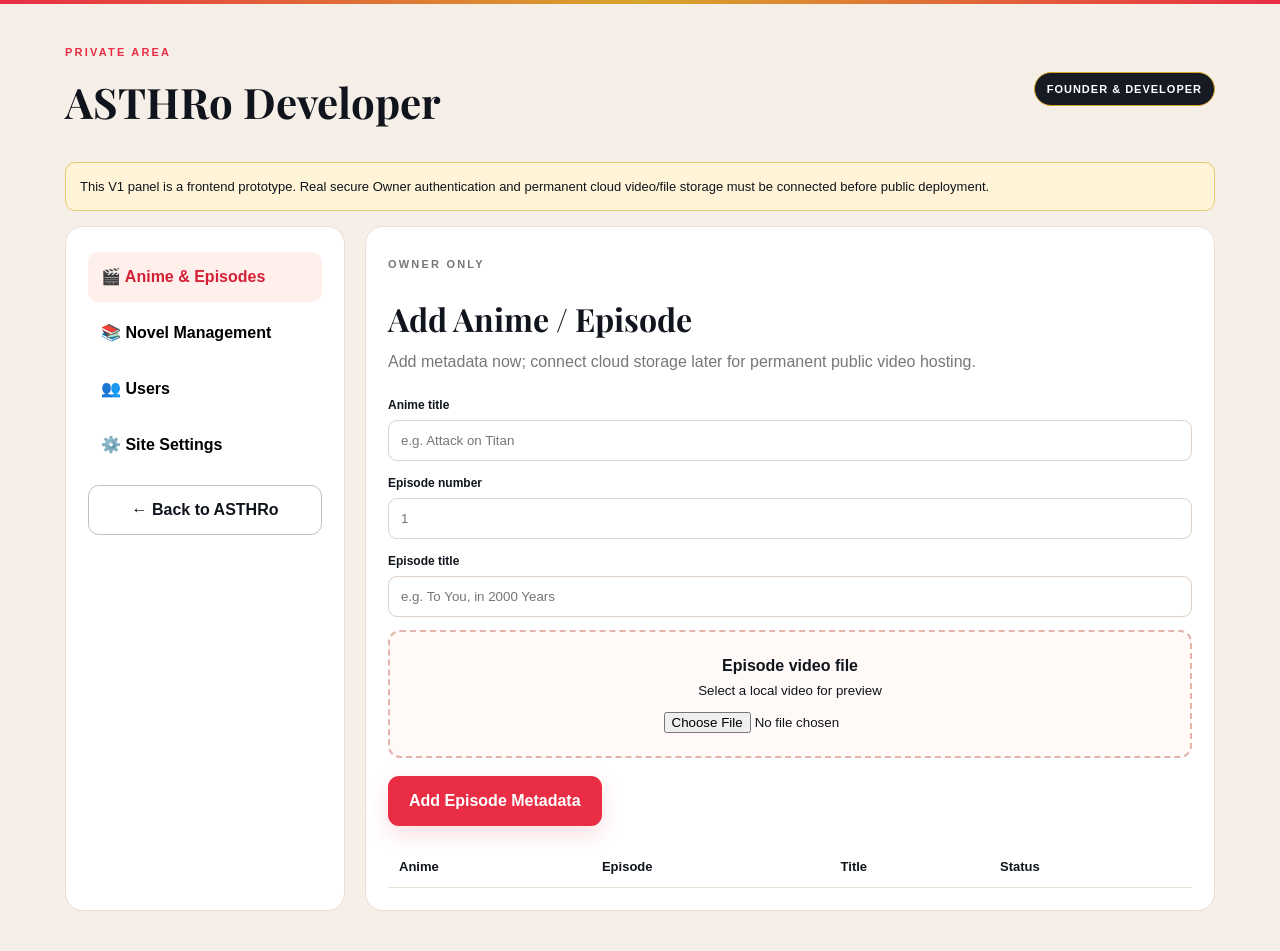
<file: admin.html>
<!DOCTYPE html>
<html lang="en">
<head>
<meta charset="UTF-8"><meta name="viewport" content="width=device-width,initial-scale=1.0">
<title>ASTHRo Developer Panel</title>
<link rel="preconnect" href="https://fonts.googleapis.com"><link rel="preconnect" href="https://fonts.gstatic.com" crossorigin>
<link href="https://fonts.googleapis.com/css2?family=Baloo+2:wght@600;700;800&family=Playfair+Display:wght@600;700&display=swap" rel="stylesheet">
<link rel="stylesheet" href="styles.css">
<style>
.admin-page{min-height:100vh;background:#f6efe8}.admin-wrap{width:min(1150px,92%);margin:auto;padding:40px 0}.admin-top{display:flex;justify-content:space-between;align-items:center;margin-bottom:28px}.admin-title h1{font-family:"Playfair Display";font-size:42px}.owner-badge{background:#161a23;color:#fff;border:1px solid #d8a52b;padding:8px 12px;border-radius:999px;font-size:11px;font-weight:900;letter-spacing:1px}.admin-grid{display:grid;grid-template-columns:280px 1fr;gap:20px}.side,.panel{background:#fff;border:1px solid #eadfd4;border-radius:18px;padding:22px}.side button{width:100%;padding:13px;border:0;background:none;text-align:left;border-radius:10px;font-weight:800;margin:3px 0}.side button.active,.side button:hover{background:#fff0eb;color:#d51f37}.panel h2{font-family:"Playfair Display";font-size:32px}.panel p{color:#777;margin:7px 0 22px}.field{margin:13px 0}.field label{display:block;font-size:12px;font-weight:900;margin-bottom:6px}.field input,.field select,.field textarea{width:100%;padding:12px;border:1px solid #ddd0c6;border-radius:9px}.field textarea{min-height:100px}.upload-box{border:2px dashed #e2b4aa;border-radius:12px;padding:22px;text-align:center;background:#fffaf7}.upload-box input{margin-top:10px}.admin-table{width:100%;border-collapse:collapse;margin-top:20px}.admin-table th,.admin-table td{text-align:left;padding:11px;border-bottom:1px solid #eadfd4;font-size:13px}.notice{background:#fff4d8;border:1px solid #e6c96e;padding:14px;border-radius:10px;font-size:13px;margin:15px 0}.hidden{display:none!important}@media(max-width:800px){.admin-grid{grid-template-columns:1fr}.admin-top{align-items:flex-start;gap:15px}.admin-title h1{font-size:32px}}
</style>
</head>
<body class="admin-page">
<div class="top-strip"></div>
<div class="admin-wrap">
  <div class="admin-top">
    <div class="admin-title"><p class="eyebrow">PRIVATE AREA</p><h1>ASTHRo Developer</h1></div>
    <span class="owner-badge">FOUNDER & DEVELOPER</span>
  </div>
  <div class="notice">This V1 panel is a frontend prototype. Real secure Owner authentication and permanent cloud video/file storage must be connected before public deployment.</div>
  <div class="admin-grid">
    <aside class="side">
      <button class="active" data-panel="animePanel">🎬 Anime & Episodes</button>
      <button data-panel="novelPanel">📚 Novel Management</button>
      <button data-panel="usersPanel">👥 Users</button>
      <button data-panel="settingsPanel">⚙️ Site Settings</button>
      <a class="btn btn-outline" href="index.html" style="width:100%;margin-top:12px">← Back to ASTHRo</a>
    </aside>

    <section class="panel" id="animePanel">
      <p class="eyebrow">OWNER ONLY</p><h2>Add Anime / Episode</h2>
      <p>Add metadata now; connect cloud storage later for permanent public video hosting.</p>
      <div class="field"><label>Anime title</label><input id="animeTitle" placeholder="e.g. Attack on Titan"></div>
      <div class="field"><label>Episode number</label><input id="episodeNumber" type="number" min="1" placeholder="1"></div>
      <div class="field"><label>Episode title</label><input id="episodeTitle" placeholder="e.g. To You, in 2000 Years"></div>
      <div class="upload-box"><b>Episode video file</b><br><small>Select a local video for preview</small><br><input id="videoFile" type="file" accept="video/*"></div>
      <button class="btn btn-red" style="margin-top:18px" onclick="addEpisode()">Add Episode Metadata</button>
      <table class="admin-table"><thead><tr><th>Anime</th><th>Episode</th><th>Title</th><th>Status</th></tr></thead><tbody id="episodeTable"></tbody></table>
    </section>

    <section class="panel hidden" id="novelPanel">
      <p class="eyebrow">AUTHOR & OWNER</p><h2>Novel Management</h2><p>Authors will be able to create novels and upload chapters. Owner can moderate all content.</p>
      <div class="field"><label>Novel title</label><input placeholder="re:think"></div>
      <div class="field"><label>Chapter number</label><input type="number" placeholder="1"></div>
      <div class="field"><label>Chapter text</label><textarea placeholder="Write chapter content..."></textarea></div>
      <button class="btn btn-red" onclick="alert('Prototype saved locally only. Connect Firestore in backend phase.')">Save Chapter</button>
    </section>

    <section class="panel hidden" id="usersPanel">
      <p class="eyebrow">ACCESS CONTROL</p><h2>User Roles</h2>
      <p>Production version will use server-side role checks. Never rely on frontend-only admin flags.</p>
      <table class="admin-table"><thead><tr><th>Role</th><th>Permissions</th></tr></thead>
      <tbody><tr><td>OWNER</td><td>Anime, Episodes, Novels, Users, Moderation</td></tr><tr><td>AUTHOR</td><td>Own Novels + Chapters</td></tr><tr><td>READER</td><td>Watch, Read, Bookmark, Rate</td></tr></tbody></table>
    </section>

    <section class="panel hidden" id="settingsPanel">
      <p class="eyebrow">BRANDING</p><h2>ASTHRo Settings</h2>
      <p>Theme locked to the requested White + Red + Gold palette.</p>
      <div class="field"><label>Site name</label><input value="ASTHRo"></div>
      <div class="field"><label>Tagline</label><input value="Anime. Stories. Infinite worlds."></div>
      <button class="btn btn-red" onclick="alert('Prototype settings are not connected to a database yet.')">Save Settings</button>
    </section>
  </div>
</div>
<script>
const buttons=document.querySelectorAll(".side button");
buttons.forEach(btn=>btn.addEventListener("click",()=>{
  buttons.forEach(b=>b.classList.remove("active"));btn.classList.add("active");
  document.querySelectorAll(".panel").forEach(p=>p.classList.add("hidden"));
  document.getElementById(btn.dataset.panel).classList.remove("hidden");
}));
let episodes=JSON.parse(localStorage.getItem("asthroEpisodes")||"[]");
function drawEpisodes(){
  document.getElementById("episodeTable").innerHTML=episodes.map(e=>`<tr><td>${e.anime}</td><td>${e.ep}</td><td>${e.title}</td><td>${e.video?"Local preview selected":"Metadata only"}</td></tr>`).join("");
}
function addEpisode(){
  const anime=document.getElementById("animeTitle").value.trim(),ep=document.getElementById("episodeNumber").value,title=document.getElementById("episodeTitle").value.trim(),file=document.getElementById("videoFile").files[0];
  if(!anime||!ep||!title){alert("Please fill Anime title, Episode number and Episode title.");return}
  episodes.push({anime,ep,title,video:!!file});
  localStorage.setItem("asthroEpisodes",JSON.stringify(episodes));
  drawEpisodes();
  alert("Episode metadata added to this browser. For public persistence/video hosting, connect Firebase Storage + Firestore.");
}
drawEpisodes();
</script>
</body>
</html>
</file>
<file: styles.css>
*{box-sizing:border-box;margin:0;padding:0}
:root{--red:#e92d45;--red2:#b8122c;--gold:#d8a52b;--ink:#10141c;--paper:#fffaf5;--muted:#6f7077;--line:#eadfd4}
html{scroll-behavior:smooth}
body{font-family:Arial,Helvetica,sans-serif;background:var(--paper);color:var(--ink);line-height:1.5}
a{text-decoration:none;color:inherit}
button{font:inherit;cursor:pointer}
.top-strip{height:4px;background:linear-gradient(90deg,var(--red),var(--gold),var(--red))}
.navbar{height:78px;background:#fff;display:flex;align-items:center;justify-content:space-between;padding:0 5%;border-bottom:1px solid var(--line);position:sticky;top:0;z-index:50}
.brand{display:flex;align-items:center;gap:8px;font-family:"Baloo 2",sans-serif;font-size:34px;font-weight:800;letter-spacing:-1.8px}
.brand img{width:42px;height:42px;object-fit:cover;border-radius:50%;mix-blend-mode:multiply}
.brand-o{color:var(--red)}
.nav-links{display:flex;gap:28px;font-size:14px;font-weight:700}
.nav-links a:hover{color:var(--red)}
.nav-actions{display:flex;gap:9px;align-items:center}
.icon-btn{border:0;background:#f8f0ea;border-radius:10px;width:38px;height:38px;font-size:24px}
.login-btn,.admin-mini{padding:10px 15px;border-radius:10px;font-weight:800;font-size:13px}
.login-btn{background:var(--ink);color:#fff}.admin-mini{border:1px solid var(--gold);color:#8c6410}
.hero{min-height:620px;padding:80px 7%;display:grid;grid-template-columns:1.05fr .95fr;gap:40px;align-items:center;background:radial-gradient(circle at 15% 20%,#ffe5db 0,#fffaf5 38%,#fff 100%);overflow:hidden}
.eyebrow{font-size:11px;letter-spacing:2.2px;font-weight:900;color:var(--red);margin-bottom:10px}
.hero h1{font-family:"Playfair Display",serif;font-size:68px;line-height:1.02;letter-spacing:-2px}
.hero h1 span{color:var(--red)}
.hero-text{max-width:560px;color:#60616a;font-size:18px;margin:20px 0 28px}
.hero-buttons{display:flex;gap:12px}.btn{display:inline-flex;align-items:center;justify-content:center;padding:12px 20px;border-radius:11px;border:1px solid transparent;font-weight:900}.btn-red{background:var(--red);color:#fff;box-shadow:0 8px 22px #e92d4529}.btn-outline{border-color:#c9bfb7;background:#fff}.btn-red:hover{background:var(--red2)}.hero-stats{display:flex;gap:32px;margin-top:40px}.hero-stats div{display:flex;flex-direction:column}.hero-stats strong{font-size:22px;color:var(--ink)}.hero-stats span{font-size:11px;color:#89878a;text-transform:uppercase;letter-spacing:1px}
.hero-art{height:470px;position:relative;display:flex;align-items:center;justify-content:center}.hero-art img{height:460px;width:330px;object-fit:cover;border-radius:20px;box-shadow:30px 30px 70px #7a171744;transform:rotate(3deg);position:relative;z-index:2}.hero-glow{position:absolute;width:360px;height:360px;background:#e92d4533;filter:blur(40px);border-radius:50%}.hero-card{position:absolute;right:0;bottom:18px;background:#fff;padding:18px 22px;border-radius:14px;box-shadow:0 15px 40px #0002;z-index:3;min-width:190px}.hero-card span{font-size:9px;color:var(--gold);font-weight:900;letter-spacing:2px}.hero-card strong,.hero-card small{display:block}.hero-card strong{font-size:16px;margin-top:3px}.hero-card small{color:var(--muted)}
.section{padding:80px 7%}.section-head{display:flex;justify-content:space-between;align-items:end;margin-bottom:28px}.section h2{font-family:"Playfair Display",serif;font-size:38px}.text-btn{border:0;background:none;color:var(--red);font-weight:900}.anime-grid{display:grid;grid-template-columns:repeat(4,1fr);gap:20px}.anime-card{background:#fff;border:1px solid var(--line);border-radius:16px;overflow:hidden;transition:.25s;cursor:pointer}.anime-card:hover{transform:translateY(-6px);box-shadow:0 18px 35px #2a11100d;border-color:#e8b5ad}.anime-poster{height:320px;position:relative;overflow:hidden;background:#ddd}.anime-poster img{width:100%;height:100%;object-fit:cover}.status{position:absolute;top:12px;left:12px;background:var(--gold);color:#fff;font-size:10px;font-weight:900;padding:5px 8px;border-radius:6px}.anime-info{padding:15px}.anime-info h3{font-size:17px}.anime-info p{font-size:12px;color:var(--muted);margin-top:4px}.rating{color:var(--gold);font-weight:900;font-size:12px;margin-top:10px}
.dark-section{background:#161a23;color:#fff}.dark-section .eyebrow{color:#ffcf61}.dark-section h2{color:#fff}.trending-row{display:grid;grid-template-columns:repeat(4,1fr);gap:18px}.trend-card{height:250px;border-radius:16px;overflow:hidden;position:relative;background:#222}.trend-card img{width:100%;height:100%;object-fit:cover;opacity:.75}.trend-card:after{content:"";position:absolute;inset:0;background:linear-gradient(transparent 35%,#000c)}.trend-copy{position:absolute;bottom:16px;left:16px;z-index:2}.trend-copy span{color:#ffcf61;font-size:10px;font-weight:900}.trend-copy h3{font-size:19px;margin-top:3px}
.novel-section{background:#fff}.novel-banner{background:linear-gradient(120deg,#fff3ea,#ffe0d6 50%,#f5e8cb);border:1px solid #eed5c8;border-radius:22px;padding:44px;display:flex;justify-content:space-between;align-items:center;overflow:hidden}.novel-banner h2{max-width:650px;font-size:42px}.novel-banner p{max-width:620px;color:#6f6260;margin:10px 0 22px}.novel-mark{font-family:"Playfair Display",serif;font-size:190px;color:#b8122c1a;line-height:.7}.novel-head{margin-top:55px}.author-badge{background:#161a23;color:#fff;border-radius:30px;padding:8px 12px;font-size:10px;font-weight:900;letter-spacing:1px}.novel-card{display:grid;grid-template-columns:250px 1fr;gap:30px;padding:25px;border:1px solid var(--line);border-radius:18px;background:#fff}.novel-cover{display:flex;align-items:center;justify-content:center;background:linear-gradient(150deg,#1a1a20,#5e1220);min-height:320px;border-radius:12px}.novel-cover-inner{font-family:"Playfair Display",serif;color:#fff;text-align:center;font-size:58px;line-height:.8}.novel-cover-inner span{color:#e9b13b;font-size:46px}.tags{display:flex;gap:8px}.tags span{font-size:10px;background:#fff3ed;color:var(--red2);padding:6px 8px;border-radius:7px;font-weight:900}.novel-info h3{font-family:"Playfair Display",serif;font-size:42px;margin:14px 0 5px}.novel-info>p{color:var(--muted);max-width:700px}.chapter-list{margin-top:20px;border-top:1px solid var(--line)}.chapter-list button{width:100%;padding:14px 4px;border:0;border-bottom:1px solid var(--line);background:none;display:flex;justify-content:space-between;text-align:left;font-weight:800}.chapter-list button span{color:var(--red)}
.about-section{background:#f7f0e9}.about-grid{display:grid;grid-template-columns:1fr 1fr;gap:70px}.about-grid h2{font-size:44px}.about-grid p{color:#666;max-width:650px}.permission-box{margin-top:25px;border:1px solid var(--line);background:#fff;border-radius:15px;overflow:hidden}.permission-box div{padding:14px 17px;border-bottom:1px solid var(--line);display:flex;gap:15px}.permission-box div:last-child{border-bottom:0}.permission-box b{min-width:95px;color:var(--red)}.permission-box span{color:#666;font-size:14px}
.login-section{padding-top:55px}.login-card{background:#161a23;color:#fff;border-radius:20px;padding:40px;display:flex;justify-content:space-between;align-items:center}.login-card h2{font-family:"Playfair Display",serif;font-size:35px}.login-card p{color:#aaa;margin-top:7px}
footer{background:#0d1016;color:#aaa;padding:35px 7%;display:flex;align-items:center;justify-content:space-between;font-size:12px}.footer-brand{display:flex;align-items:center;gap:8px;font-family:"Baloo 2";font-size:25px;font-weight:800;color:#fff}.footer-brand img{width:34px;height:34px;border-radius:50%}.footer-brand span span{color:var(--red)}.footer-links{display:flex;gap:18px}.footer-links a:hover{color:#fff}
.search-overlay,.modal{position:fixed;inset:0;background:#080a0ecc;z-index:100;display:none;align-items:center;justify-content:center;padding:20px}.search-overlay.show,.modal.show{display:flex}.search-box,.modal-card,.chapter-reader{background:#fff;border-radius:20px;box-shadow:0 30px 100px #0007}.search-box{width:min(720px,100%);padding:35px;position:relative}.search-box h2{font-family:"Playfair Display";font-size:36px}.search-box input{width:100%;margin:18px 0;padding:15px;border:1px solid var(--line);border-radius:10px;font-size:16px}.search-result{display:flex;gap:12px;padding:10px;border-bottom:1px solid var(--line);cursor:pointer}.search-result img{width:50px;height:65px;object-fit:cover;border-radius:5px}.close-btn{position:absolute;right:16px;top:12px;border:0;background:none;font-size:28px;color:#666}.modal-card{width:min(860px,100%);display:grid;grid-template-columns:280px 1fr;overflow:hidden;position:relative}.modal-card>img{width:100%;height:100%;min-height:440px;object-fit:cover}.modal-body{padding:35px}.modal-body h2{font-family:"Playfair Display";font-size:38px}.modal-body p{color:#666;margin:10px 0}.episode-preview{margin:20px 0;border-top:1px solid var(--line)}.episode-preview div{padding:12px 0;border-bottom:1px solid var(--line);font-weight:800}.chapter-reader{position:relative;width:min(850px,100%);max-height:90vh;overflow:auto;padding:40px}.reader-text{font-family:"Playfair Display",serif;font-size:18px;line-height:1.9;color:#39343a;white-space:pre-line;margin:25px 0}.reader-nav{display:flex;justify-content:space-between;border-top:1px solid var(--line);padding-top:18px}
@media(max-width:1050px){.nav-links{display:none}.anime-grid,.trending-row{grid-template-columns:repeat(3,1fr)}.hero{grid-template-columns:1fr}.hero-art{display:none}}
@media(max-width:700px){.navbar{padding:0 4%}.admin-mini{display:none}.hero{padding:55px 6%;min-height:560px}.hero h1{font-size:48px}.section{padding:55px 6%}.anime-grid,.trending-row{grid-template-columns:repeat(2,1fr);gap:12px}.anime-poster{height:250px}.novel-banner{padding:28px}.novel-banner h2{font-size:30px}.novel-mark{display:none}.novel-card{grid-template-columns:1fr}.novel-cover{min-height:260px}.about-grid{grid-template-columns:1fr;gap:25px}.login-card{display:block}.login-card .btn{margin-top:20px}.modal-card{grid-template-columns:1fr}.modal-card>img{height:260px;min-height:0}.footer-links{display:none}footer{gap:15px;flex-wrap:wrap}}
</file>
